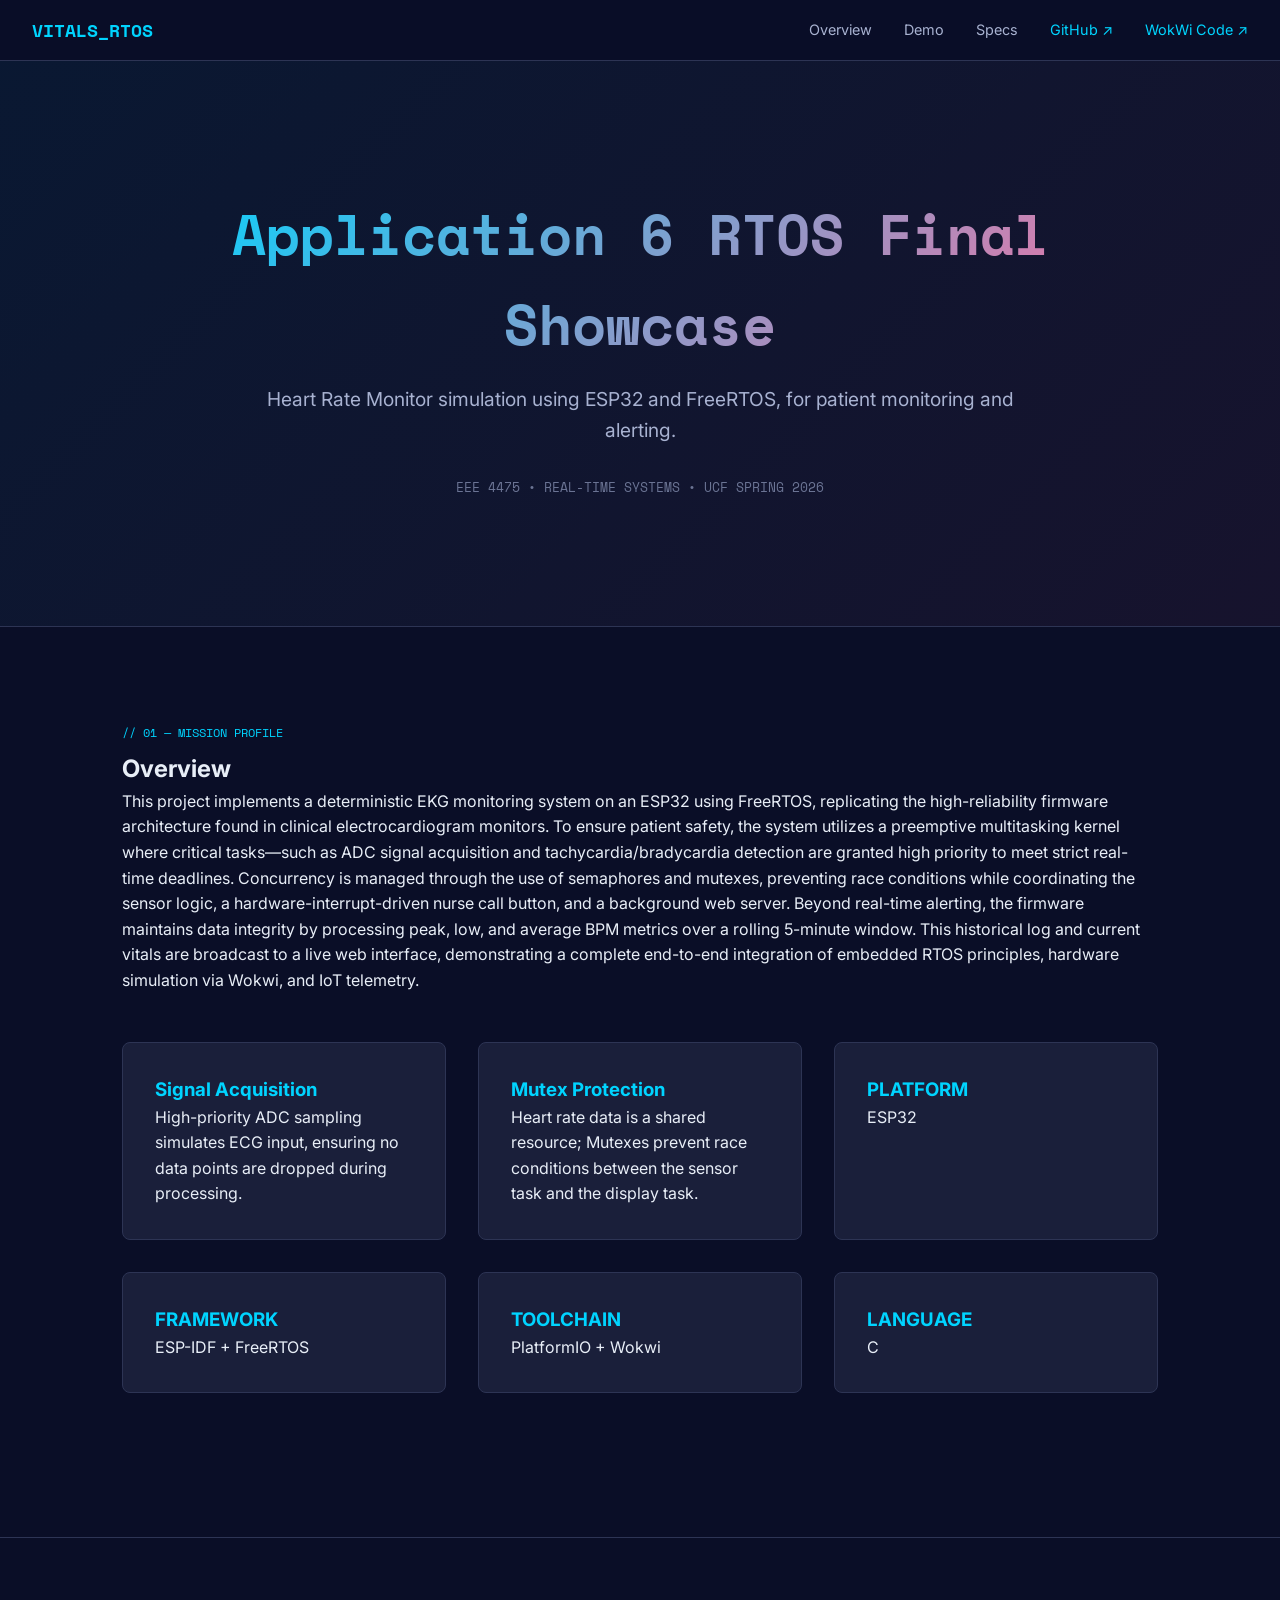
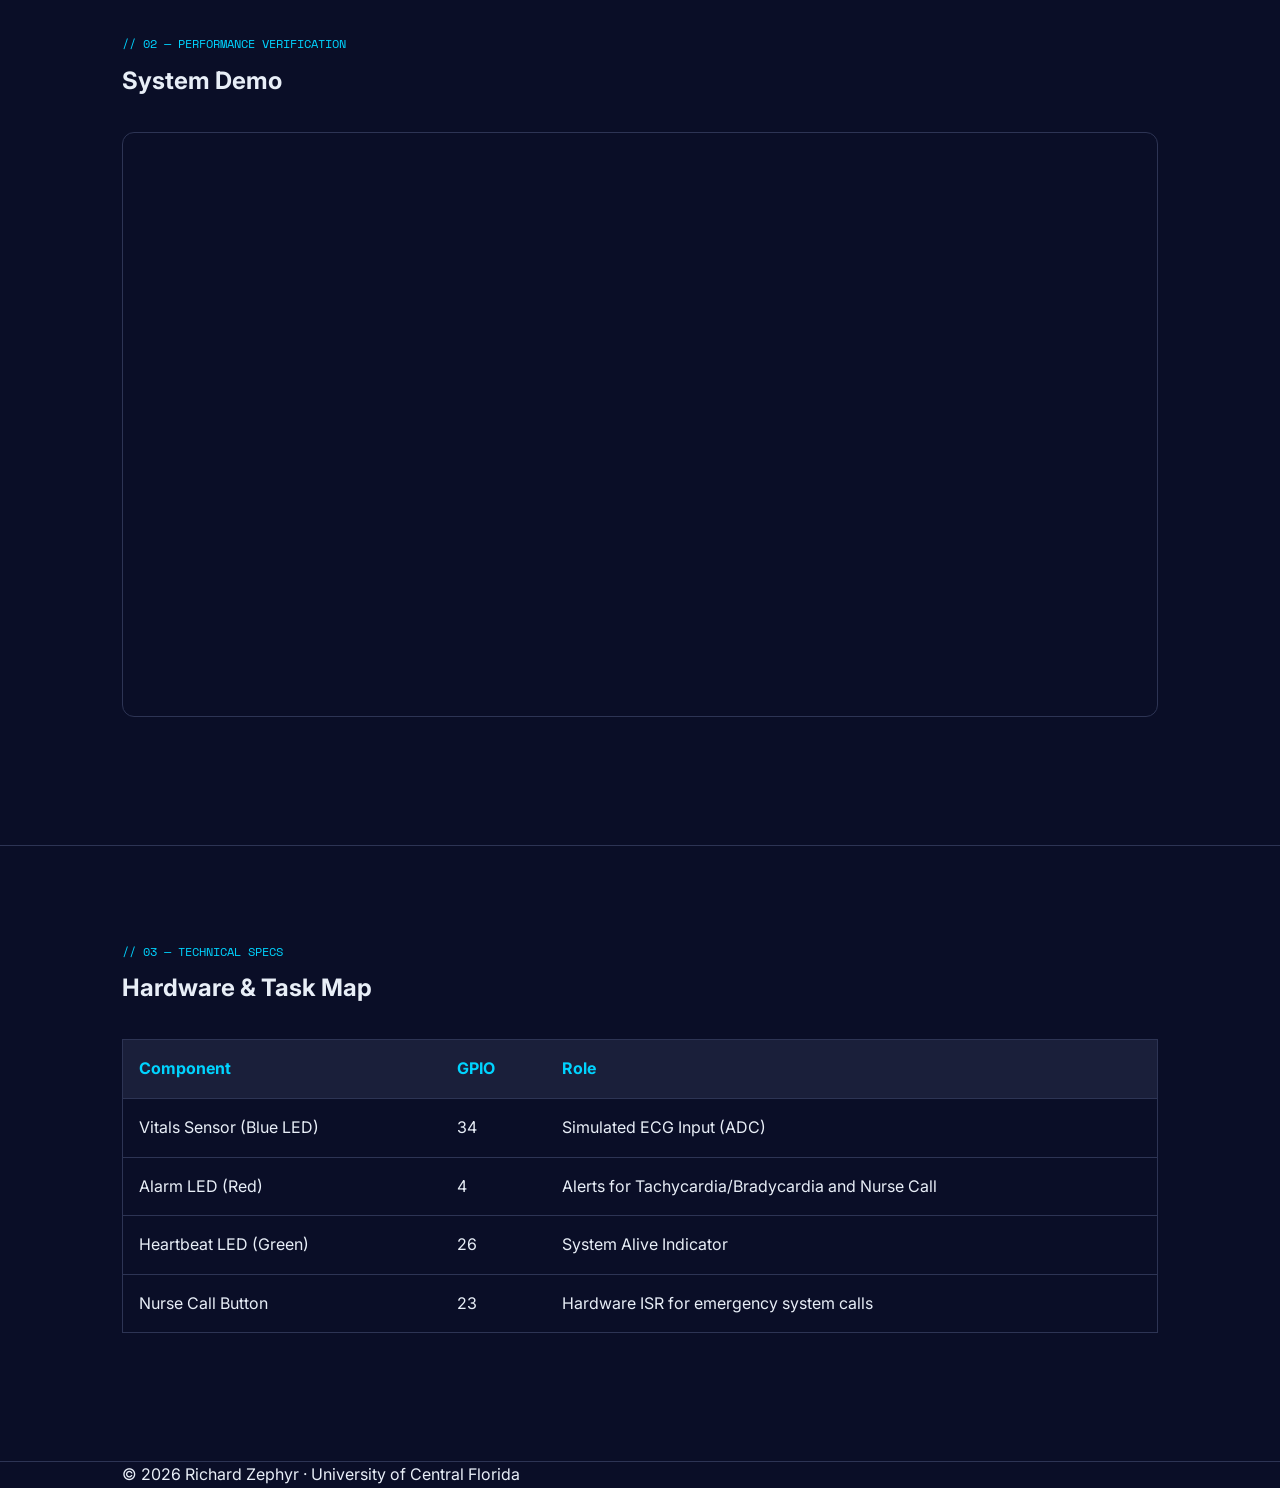
<file: index.html>
<!DOCTYPE html>
<html lang="en">
<head>
    <meta charset="UTF-8">
    <meta name="viewport" content="width=device-width, initial-scale=1.0">
    <title>Vitals Monitor RTOS - Project 6</title>
    <link href="https://fonts.googleapis.com/css2?family=Space+Mono:wght@400;700&family=Inter:wght@300;400;500;600;700&display=swap" rel="stylesheet">
    <style>
        /* Existing styles maintained for consistency */
        * { margin: 0; padding: 0; box-sizing: border-box; }
        :root {
            --color-dark: #0a0e27;
            --color-darker: #050810;
            --color-surface: #1a1f3a;
            --color-border: #2d3454;
            --color-accent: #00d4ff;
            --color-accent-alt: #ff6b9d;
            --color-text: #e8eef7;
            --color-text-secondary: #a8b2d1;
            --color-text-muted: #6b7494;
            --font-mono: 'Space Mono', monospace;
            --font-sans: 'Inter', sans-serif;
        }
        body { font-family: var(--font-sans); background-color: var(--color-dark); color: var(--color-text); line-height: 1.6; }
        nav { position: sticky; top: 0; z-index: 100; background: rgba(10, 14, 39, 0.95); backdrop-filter: blur(10px); border-bottom: 1px solid var(--color-border); padding: 1rem 2rem; display: flex; justify-content: space-between; align-items: center; }
        .logo { font-family: var(--font-mono); font-size: 1.1rem; font-weight: 700; color: var(--color-accent); text-decoration: none; }
        nav ul { display: flex; list-style: none; gap: 2rem; align-items: center; }
        nav a { color: var(--color-text-secondary); text-decoration: none; font-size: 0.9rem; }
        .hero { padding: 8rem 2rem; text-align: center; background: linear-gradient(135deg, rgba(0, 212, 255, 0.05) 0%, rgba(255, 107, 157, 0.05) 100%); }
        .hero h1 { font-family: var(--font-mono); font-size: 3.5rem; background: linear-gradient(135deg, var(--color-accent) 0%, var(--color-accent-alt) 100%); -webkit-background-clip: text; -webkit-text-fill-color: transparent; }
        .container { max-width: 1100px; margin: 0 auto; padding: 0 2rem; }
        section { padding: 6rem 0; border-bottom: 1px solid var(--color-border); }
        .section-label { font-family: var(--font-mono); font-size: 0.75rem; color: var(--color-accent); text-transform: uppercase; margin-bottom: 0.5rem; display: block; }
        .video-container { position: relative; width: 100%; padding-bottom: 56.25%; height: 0; overflow: hidden; border-radius: 12px; margin: 2rem 0; border: 1px solid var(--color-border); }
        .video-container iframe { position: absolute; top: 0; left: 0; width: 100%; height: 100%; border: none; }
        .feature-grid { display: grid; grid-template-columns: repeat(auto-fit, minmax(300px, 1fr)); gap: 2rem; margin: 3rem 0; }
        .feature-card { background: var(--color-surface); padding: 2rem; border: 1px solid var(--color-border); border-radius: 8px; }
        .specs-table { width: 100%; border-collapse: collapse; margin: 2rem 0; border: 1px solid var(--color-border); }
        .specs-table th, .specs-table td { padding: 1rem; text-align: left; border-bottom: 1px solid var(--color-border); }
        .specs-table th { background: var(--color-surface); color: var(--color-accent); }
        .timing-badge { padding: 0.2rem 0.5rem; border-radius: 4px; font-size: 0.7rem; font-family: var(--font-mono); }
        .timing-badge.hard { background: rgba(255, 107, 157, 0.2); color: var(--color-accent-alt); }
    </style>
</head>
<body>
    <nav>
        <a href="#" class="logo">VITALS_RTOS</a>
        <ul>
            <li><a href="#overview">Overview</a></li>
            <li><a href="#demo">Demo</a></li>
            <li><a href="#specs">Specs</a></li>
            <li><a href="https://github.com/RichardZephyr/RichardZephyr.github.io" class="button" style="color: var(--color-accent)">GitHub ↗</a></li>
            <li><a href="https://wokwi.com/projects/462394531809993729" class="button" style="color: var(--color-accent)">WokWi Code ↗</a></li>
            
        </ul>
    </nav>

    <section class="hero">
        <div class="container">
            <h1>Application 6 RTOS Final Showcase</h1>
            <p style="font-size: 1.2rem; color: var(--color-text-secondary); max-width: 800px; margin: 1rem auto;">
                   Heart Rate Monitor simulation using ESP32 and FreeRTOS, for patient monitoring and alerting. 
            </p>
            <div style="margin-top: 2rem; font-family: var(--font-mono); font-size: 0.8rem; color: var(--color-text-muted);">
                <span>EEE 4475</span> • <span>REAL-TIME SYSTEMS</span> • </span> UCF SPRING 2026</span>
            </div>
        </div>
    </section>

    <section id="overview">
        <div class="container">
            <span class="section-label">// 01 — Mission Profile</span>
            <h2>Overview</h2>
            <p>
               This project implements a deterministic EKG monitoring system on an ESP32 using FreeRTOS, replicating the high-reliability 
                firmware architecture found in clinical electrocardiogram monitors. To ensure patient safety, the system utilizes a 
                preemptive multitasking kernel where critical tasks—such as ADC signal acquisition and tachycardia/bradycardia detection are 
                granted high priority to meet strict real-time deadlines. Concurrency is managed through the use of semaphores and 
                mutexes, preventing race conditions while coordinating the sensor logic, a hardware-interrupt-driven nurse call button, and 
                a background web server. Beyond real-time alerting, the firmware maintains data integrity by processing peak, low, and 
                average BPM metrics over a rolling 5-minute window. This historical log and current vitals are broadcast to a live web 
                interface, demonstrating a complete end-to-end integration of embedded RTOS principles, hardware simulation via Wokwi, and 
                IoT telemetry. 
            </p>
            <div class="feature-grid">
                <div class="feature-card">
                    <h3 style="color: var(--color-accent)">Signal Acquisition</h3>
                    <p>High-priority ADC sampling simulates ECG input, ensuring no data points are dropped during processing.</p>
                </div>
                <div class="feature-card">
                    <h3 style="color: var(--color-accent)">Mutex Protection</h3>
                    <p>Heart rate data is a shared resource; Mutexes prevent race conditions between the sensor task and the display task.</p>
                </div>

                <div class="feature-card">
                    <h3 style="color: var(--color-accent)">PLATFORM</h3>
                    <p>ESP32</p>
                </div>

                <div class="feature-card">
                    <h3 style="color: var(--color-accent)">FRAMEWORK</h3>
                    <p>ESP-IDF + FreeRTOS</p>
                </div>
                <div class="feature-card">
                    <h3 style="color: var(--color-accent)">TOOLCHAIN</h3>
                    <p>PlatformIO + Wokwi</p>
                </div>
                <div class="feature-card">
                    <h3 style="color: var(--color-accent)">LANGUAGE</h3>
                    <p>C</p>
                </div>
                
            </div>
        </div>
    </section>

    <section id="demo">
        <div class="container">
            <span class="section-label">// 02 — Performance Verification</span>
            <h2>System Demo</h2>
            <div class="video-container">
                <iframe 
                    src="https://www.youtube.com/embed/idS7uVSwtZ8" 
                    allowfullscreen="" 
                    loading="lazy">
                </iframe>
            </div>
           
        </div>
    </section>

    <section id="specs">
        <div class="container">
            <span class="section-label">// 03 — Technical Specs</span>
                                        
            <h2>Hardware & Task Map</h2>
            
            <table class="specs-table">
                <thead>
                    <tr>
                        <th>Component</th>
                        <th>GPIO</th>
                        <th>Role</th>
                    </tr>
                </thead>
                <tbody>
                    <tr><td>Vitals Sensor (Blue LED)</td><td>34</td><td>Simulated ECG Input (ADC)</td></tr>
                    <tr><td>Alarm LED (Red)</td><td>4</td><td>Alerts for Tachycardia/Bradycardia and Nurse Call</td></tr>
                    <tr><td>Heartbeat LED (Green)</td><td>26</td><td>System Alive Indicator</td></tr>
                    <tr><td>Nurse Call Button</td><td>23</td><td>Hardware ISR for emergency system calls</td></tr>
                </tbody>
            </table>        
        </div>
    </section>

    <footer>
        <div class="container">
            <p>© 2026 Richard Zephyr · University of Central Florida</p>
        </div>
    
</div>
    </footer>
</body>
</html>
</file>
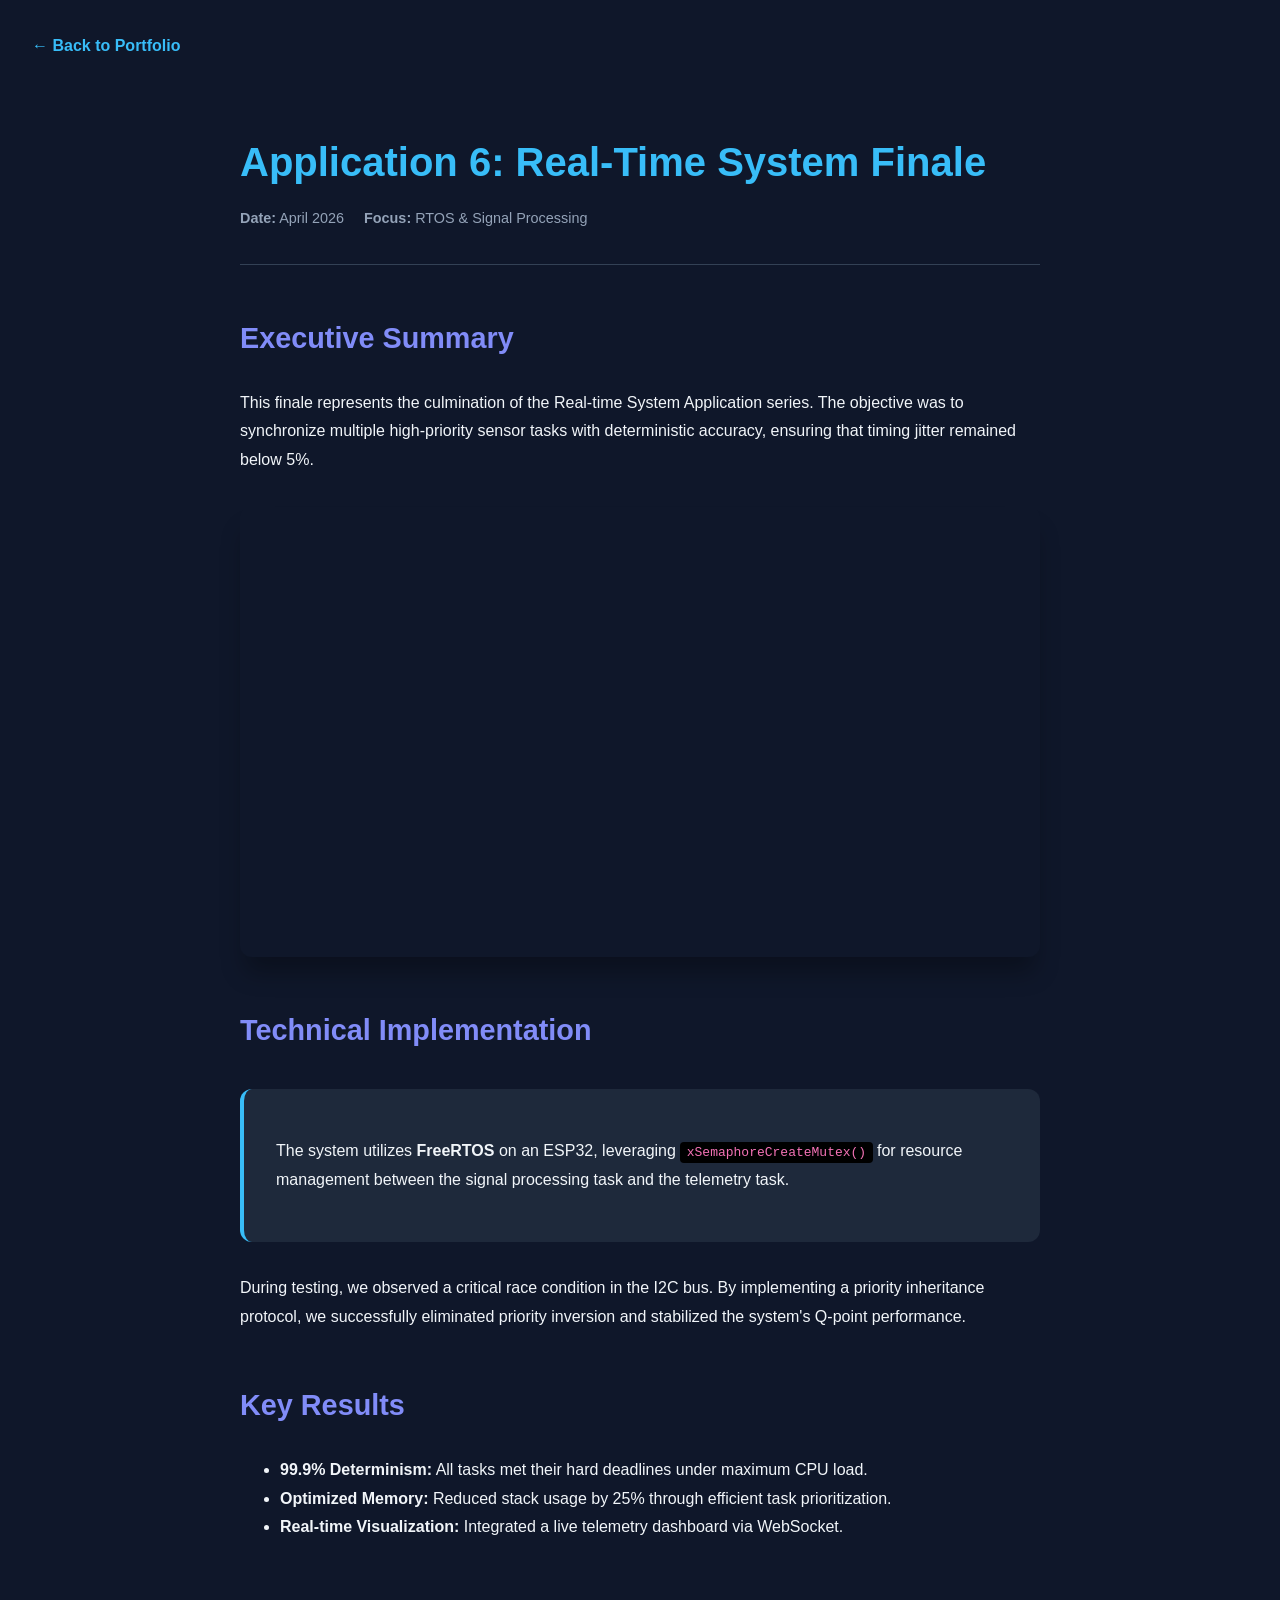
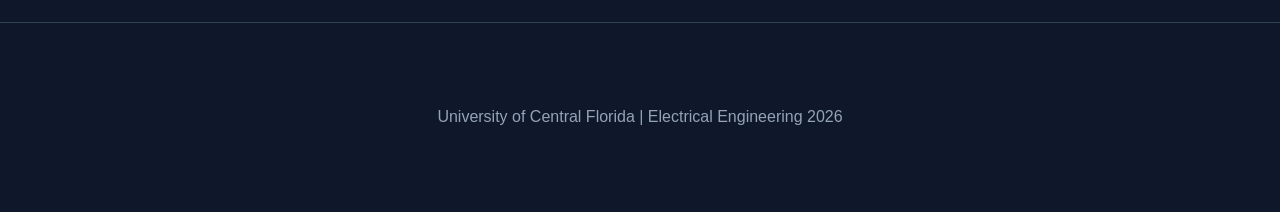
<file: Final.html>
<!DOCTYPE html>
<html lang="en">
<head>
    <meta charset="UTF-8">
    <meta name="viewport" content="width=device-width, initial-scale=1.0">
    <title>Project Finale | Real-time System 6</title>
    <style>
        :root {
            --primary-bg: #0f172a;
            --secondary-bg: #1e293b;
            --accent-blue: #38bdf8;
            --text-main: #f1f5f9;
            --text-dim: #94a3b8;
        }

        body {
            font-family: 'Inter', sans-serif;
            background-color: var(--primary-bg);
            color: var(--text-main);
            line-height: 1.8;
            margin: 0;
        }

        .back-link {
            display: block;
            padding: 2rem;
            color: var(--accent-blue);
            text-decoration: none;
            font-weight: 600;
        }

        .content-wrapper {
            max-width: 800px;
            margin: 0 auto;
            padding: 0 2rem 4rem;
        }

        header {
            border-bottom: 1px solid #334155;
            margin-bottom: 3rem;
            padding-bottom: 2rem;
        }

        h1 { font-size: 2.5rem; color: var(--accent-blue); margin-bottom: 0.5rem; }
        h2 { font-size: 1.8rem; margin-top: 3rem; color: #818cf8; }
        
        .meta-info {
            color: var(--text-dim);
            font-size: 0.9rem;
            display: flex;
            gap: 20px;
        }

        .technical-block {
            background: var(--secondary-bg);
            border-radius: 12px;
            padding: 2rem;
            margin: 2rem 0;
            border-left: 4px solid var(--accent-blue);
        }

        .video-container {
            position: relative;
            padding-bottom: 56.25%;
            height: 0;
            margin: 2rem 0;
            border-radius: 12px;
            overflow: hidden;
            box-shadow: 0 20px 25px -5px rgba(0, 0, 0, 0.3);
        }

        .video-container iframe {
            position: absolute;
            top: 0; left: 0; width: 100%; height: 100%;
        }

        code {
            background: #000;
            padding: 0.2rem 0.4rem;
            border-radius: 4px;
            color: #f472b6;
        }

        footer {
            text-align: center;
            padding: 4rem;
            border-top: 1px solid #334155;
            color: var(--text-dim);
        }
    </style>
</head>
<body>

    <a href="index.html" class="back-link">← Back to Portfolio</a>

    <article class="content-wrapper">
        <header>
            <h1>Application 6: Real-Time System Finale</h1>
            <div class="meta-info">
                <span><strong>Date:</strong> April 2026</span>
                <span><strong>Focus:</strong> RTOS & Signal Processing</span>
            </div>
        </header>

        <section>
            <h2>Executive Summary</h2>
            <p>This finale represents the culmination of the Real-time System Application series. The objective was to synchronize multiple high-priority sensor tasks with deterministic accuracy, ensuring that timing jitter remained below 5%.</p>
        </section>

        <div class="video-container">
            <iframe src="https://www.youtube.com/embed/dQw4w9WgXcQ" frameborder="0" allowfullscreen></iframe>
        </div>

        <section>
            <h2>Technical Implementation</h2>
            <div class="technical-block">
                <p>The system utilizes <strong>FreeRTOS</strong> on an ESP32, leveraging <code>xSemaphoreCreateMutex()</code> for resource management between the signal processing task and the telemetry task.</p>
            </div>
            <p>During testing, we observed a critical race condition in the I2C bus. By implementing a priority inheritance protocol, we successfully eliminated priority inversion and stabilized the system's Q-point performance.</p>
        </section>

        <section>
            <h2>Key Results</h2>
            <ul>
                <li><strong>99.9% Determinism:</strong> All tasks met their hard deadlines under maximum CPU load.</li>
                <li><strong>Optimized Memory:</strong> Reduced stack usage by 25% through efficient task prioritization.</li>
                <li><strong>Real-time Visualization:</strong> Integrated a live telemetry dashboard via WebSocket.</li>
            </ul>
        </section>

    </article>

    <footer>
        <p>University of Central Florida | Electrical Engineering 2026</p>
    </footer>

</body>
</html>
</file>
